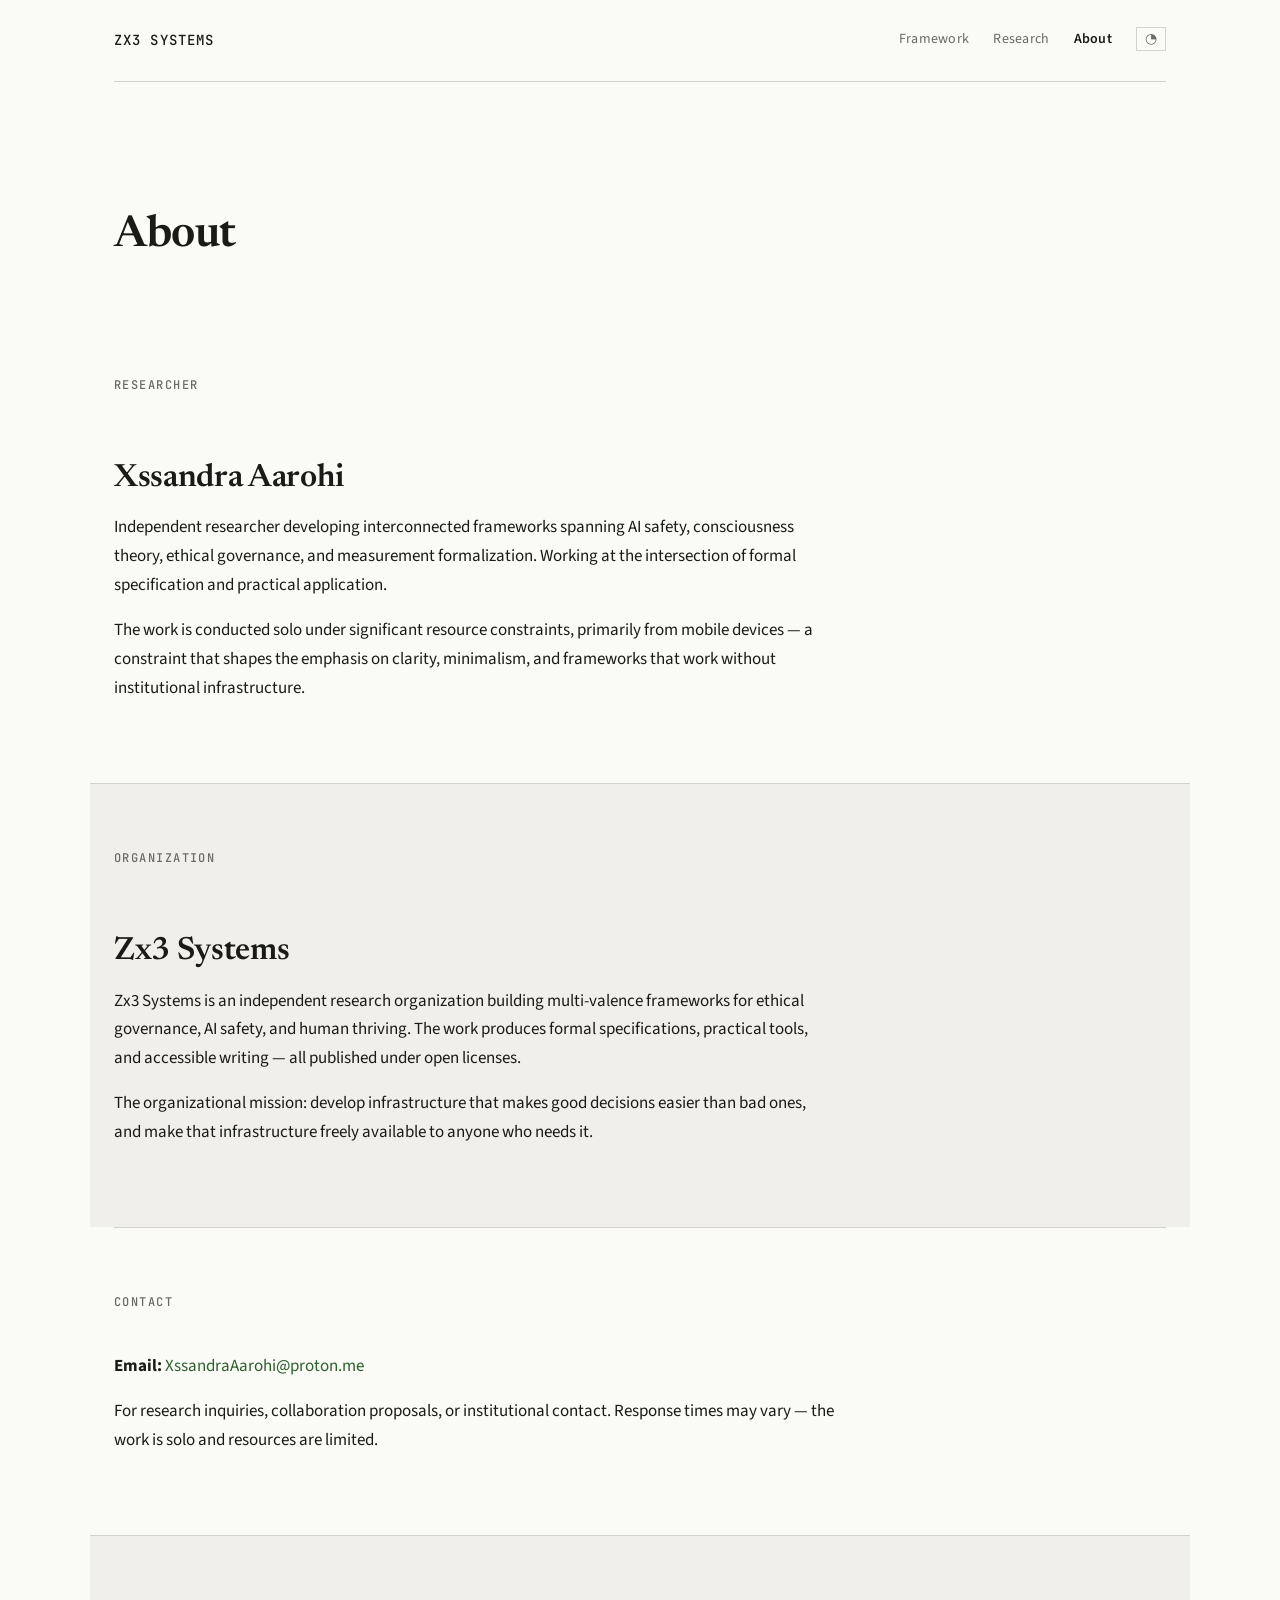
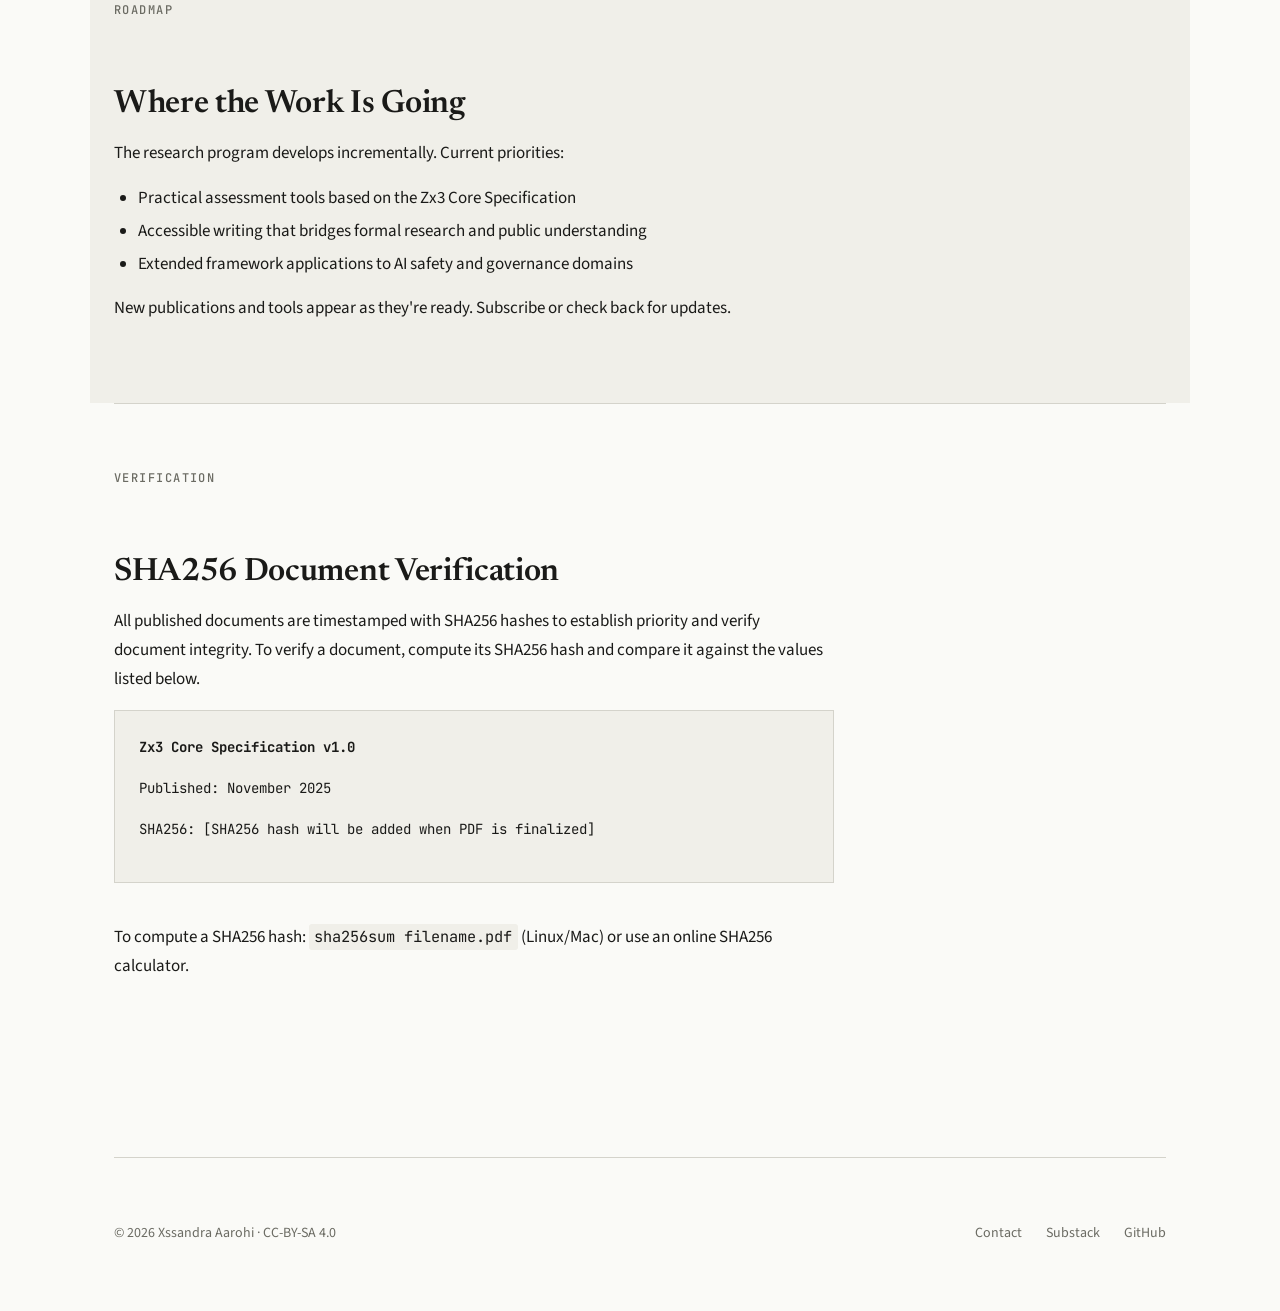
<file: about/index.html>
<!DOCTYPE html>
<html lang="en" data-theme="light">
<head>
  <meta charset="UTF-8">
  <meta name="viewport" content="width=device-width, initial-scale=1.0">
  <title>About — Zx3 Systems</title>
  <meta name="description" content="About Xssandra Aarohi and Zx3 Systems — mission, contact, and verification.">
  <link rel="canonical" href="https://zx3systems.org/about/">
  <link rel="stylesheet" href="/assets/css/main.css">
  <!-- Open Graph -->
  <meta property="og:title" content="About — Zx3 Systems">
  <meta property="og:description" content="About Xssandra Aarohi and Zx3 Systems — mission, contact, and verification.">
  <meta property="og:url" content="https://zx3systems.org/about/">
  <meta property="og:type" content="website">
  <!-- Prevent flash of wrong theme -->
  <script>
    (function() {
      var t = localStorage.getItem('theme');
      if (t) { document.documentElement.setAttribute('data-theme', t); }
      else if (window.matchMedia('(prefers-color-scheme: dark)').matches) {
        document.documentElement.setAttribute('data-theme', 'dark');
      }
    })();
  </script>
</head>
<body>
  <div class="site-wrapper">

    <!-- ===== NAV ===== -->
    <nav class="site-nav">
      <a href="/" class="site-nav__logo">Zx3 Systems</a>
      <ul class="site-nav__links">
        <li><a href="/framework/">Framework</a></li>
        <li><a href="/research/">Research</a></li>
        <!-- <li><a href="/tools/">Tools</a></li> -->
        <!-- <li><a href="/writing/">Writing</a></li> -->
        <li><a href="/about/" aria-current="page">About</a></li>
        <li><button class="theme-toggle" aria-label="Toggle dark mode">&#9684;</button></li>
      </ul>
    </nav>

    <!-- ===== PAGE CONTENT ===== -->
    <main>
      <div class="page-header">
        <h1>About</h1>
      </div>

      <!-- Researcher Bio -->
      <section class="section reveal">
        <p class="section__title">Researcher</p>
        <div class="content-prose">
          <h2>Xssandra Aarohi</h2>
          <p>
            Independent researcher developing interconnected frameworks spanning
            AI safety, consciousness theory, ethical governance, and measurement
            formalization. Working at the intersection of formal specification
            and practical application.
          </p>
          <p>
            The work is conducted solo under significant resource constraints,
            primarily from mobile devices — a constraint that shapes the emphasis
            on clarity, minimalism, and frameworks that work without institutional
            infrastructure.
          </p>
        </div>
      </section>

      <!-- Organization -->
      <section class="section section--alt reveal">
        <p class="section__title">Organization</p>
        <div class="content-prose">
          <h2>Zx3 Systems</h2>
          <p>
            Zx3 Systems is an independent research organization building
            multi-valence frameworks for ethical governance, AI safety,
            and human thriving. The work produces formal specifications,
            practical tools, and accessible writing — all published under
            open licenses.
          </p>
          <p>
            The organizational mission: develop infrastructure that makes
            good decisions easier than bad ones, and make that infrastructure
            freely available to anyone who needs it.
          </p>
        </div>
      </section>

      <!-- Contact -->
      <section class="section reveal">
        <p class="section__title">Contact</p>
        <div class="content-prose">
          <p>
            <strong>Email:</strong>
            <a href="mailto:XssandraAarohi@proton.me">XssandraAarohi@proton.me</a>
          </p>
          <p>
            For research inquiries, collaboration proposals, or institutional
            contact. Response times may vary — the work is solo and resources
            are limited.
          </p>
        </div>
      </section>

      <!-- Roadmap -->
      <section class="section section--alt reveal">
        <p class="section__title">Roadmap</p>
        <div class="content-prose">
          <h2>Where the Work Is Going</h2>
          <p>
            The research program develops incrementally. Current priorities:
          </p>
          <ul>
            <li>Practical assessment tools based on the Zx3 Core Specification</li>
            <li>Accessible writing that bridges formal research and public understanding</li>
            <li>Extended framework applications to AI safety and governance domains</li>
          </ul>
          <p>
            New publications and tools appear as they're ready. Subscribe or
            check back for updates.
          </p>
        </div>
      </section>

      <!-- SHA256 Verification -->
      <section class="section reveal">
        <p class="section__title">Verification</p>
        <div class="content-prose">
          <h2>SHA256 Document Verification</h2>
          <p>
            All published documents are timestamped with SHA256 hashes to
            establish priority and verify document integrity. To verify a
            document, compute its SHA256 hash and compare it against the
            values listed below.
          </p>
          <div class="sha256-block">
            <p><strong>Zx3 Core Specification v1.0</strong></p>
            <p>Published: November 2025</p>
            <p>SHA256: [SHA256 hash will be added when PDF is finalized]</p>
          </div>
          <p class="mt-xl">
            To compute a SHA256 hash: <code>sha256sum filename.pdf</code> (Linux/Mac)
            or use an online SHA256 calculator.
          </p>
        </div>
      </section>
    </main>

    <!-- ===== FOOTER ===== -->
    <footer class="site-footer">
      <div>&copy; 2026 Xssandra Aarohi &middot; CC-BY-SA 4.0</div>
      <div class="site-footer__links">
        <a href="mailto:XssandraAarohi@proton.me">Contact</a>
        <a href="#">Substack</a>
        <a href="#">GitHub</a>
      </div>
    </footer>

  </div>
  <script src="/assets/js/main.js"></script>
</body>
</html>
</file>
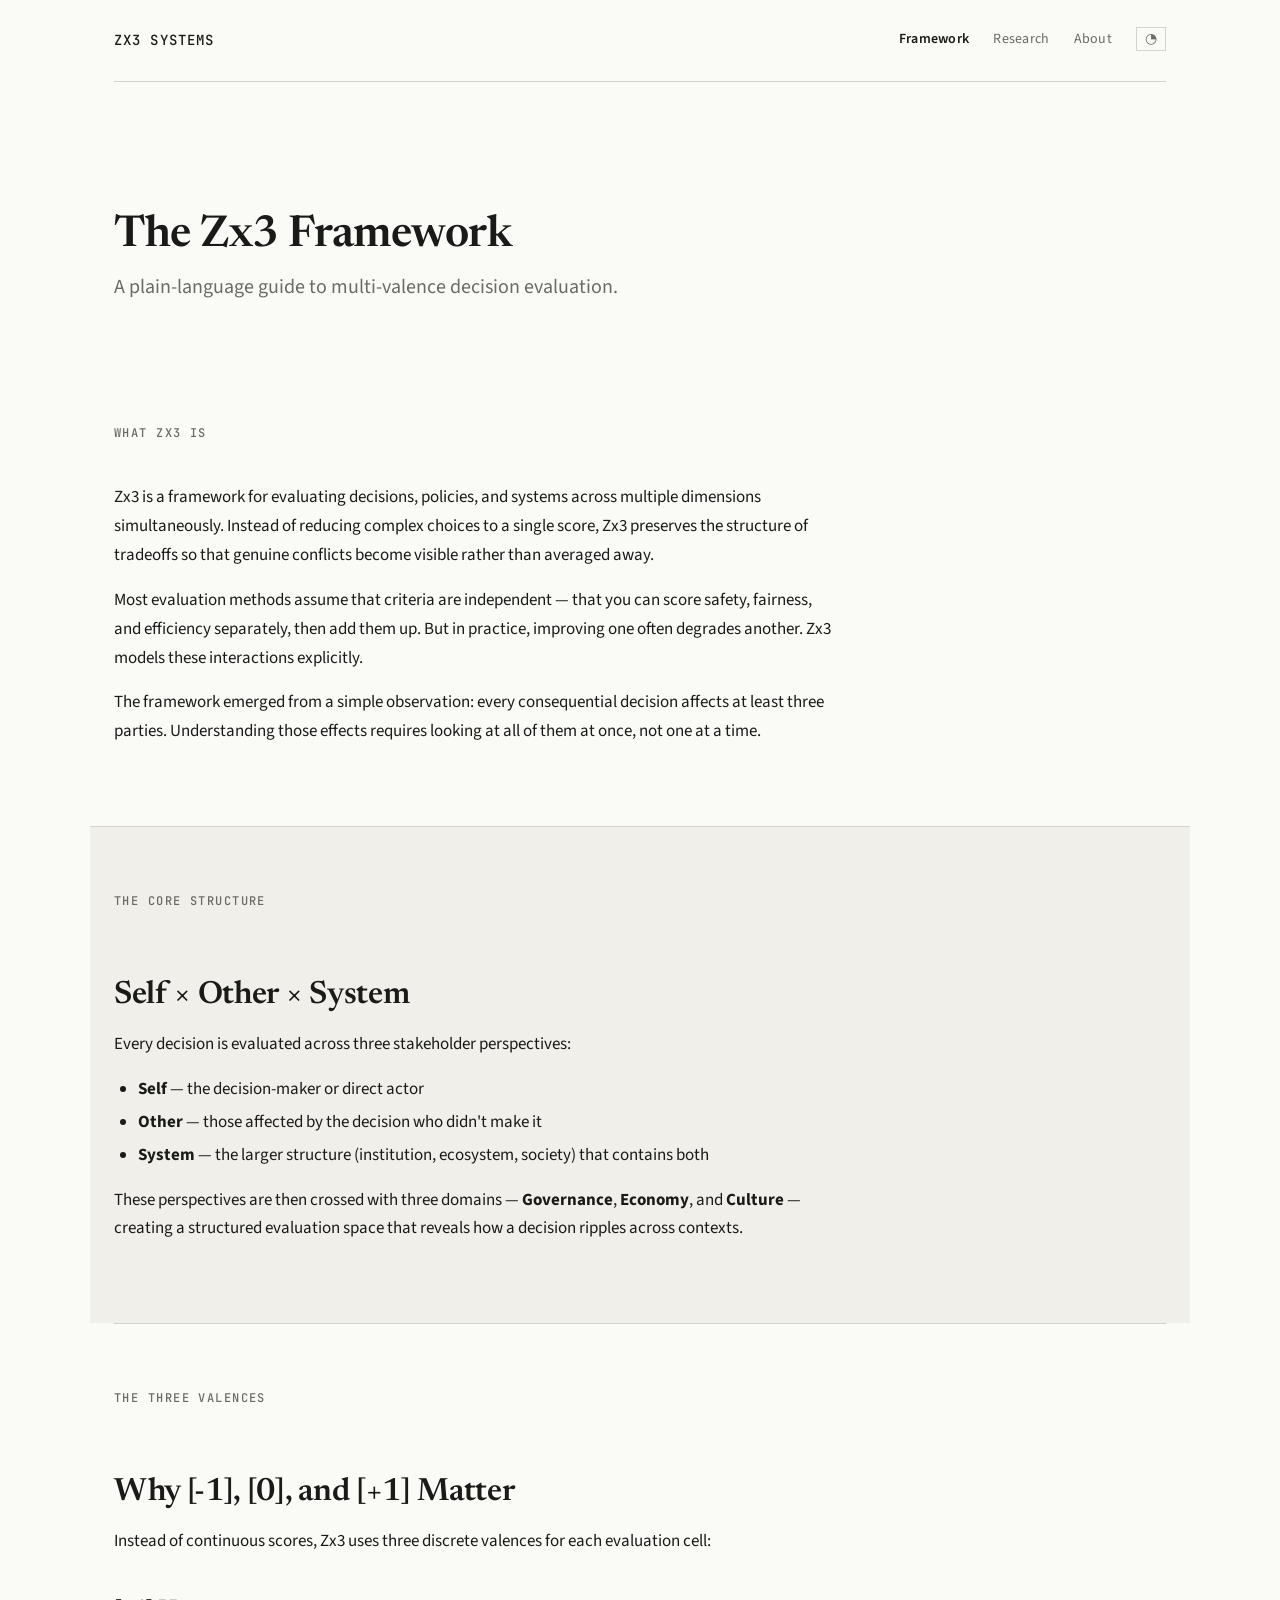
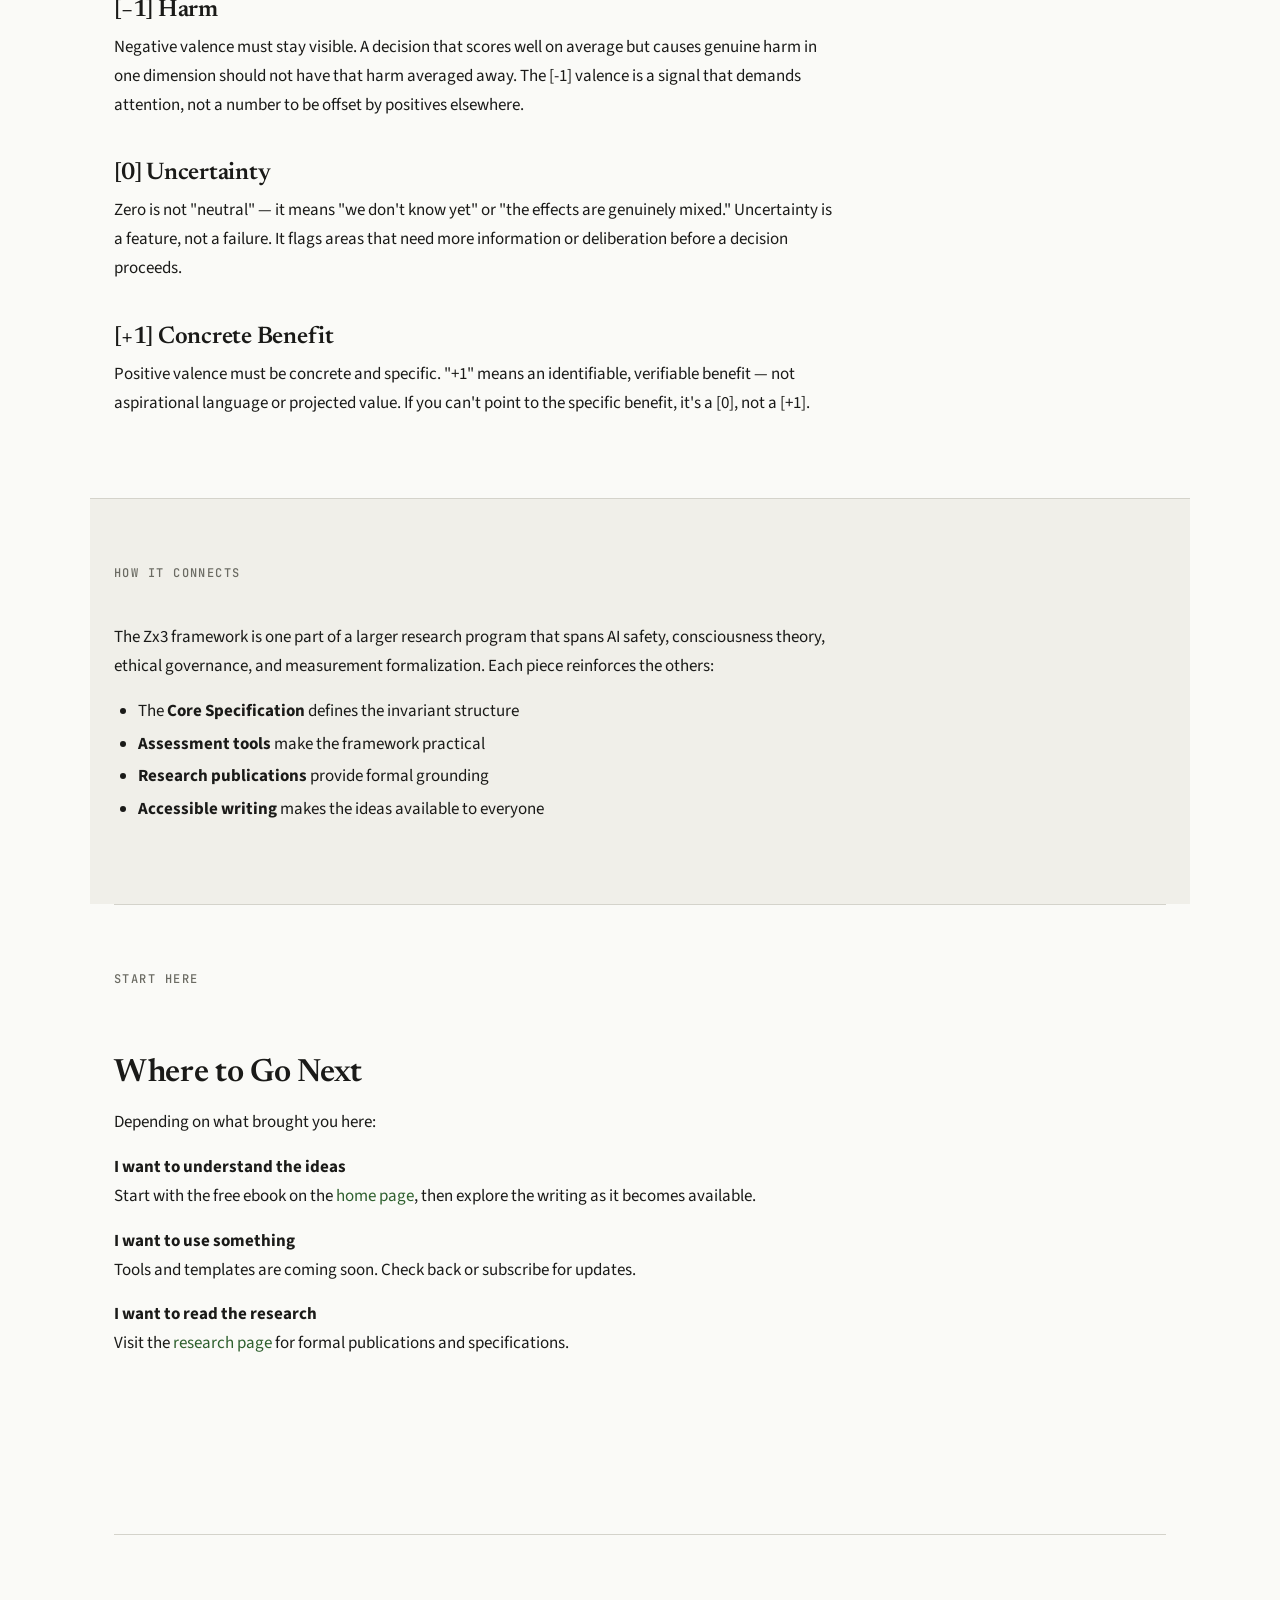
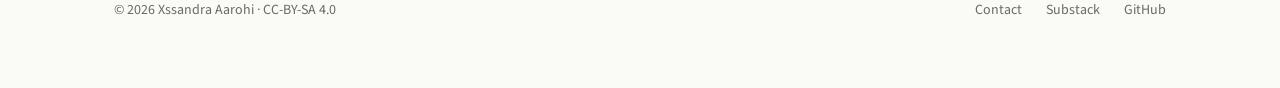
<file: framework/index.html>
<!DOCTYPE html>
<html lang="en" data-theme="light">
<head>
  <meta charset="UTF-8">
  <meta name="viewport" content="width=device-width, initial-scale=1.0">
  <title>Framework — Zx3 Systems</title>
  <meta name="description" content="Plain-language explanation of the Zx3 multi-valence framework for ethical governance and decision evaluation.">
  <link rel="canonical" href="https://zx3systems.org/framework/">
  <link rel="stylesheet" href="/assets/css/main.css">
  <!-- Open Graph -->
  <meta property="og:title" content="Framework — Zx3 Systems">
  <meta property="og:description" content="Plain-language explanation of the Zx3 multi-valence framework for ethical governance and decision evaluation.">
  <meta property="og:url" content="https://zx3systems.org/framework/">
  <meta property="og:type" content="website">
  <!-- Prevent flash of wrong theme -->
  <script>
    (function() {
      var t = localStorage.getItem('theme');
      if (t) { document.documentElement.setAttribute('data-theme', t); }
      else if (window.matchMedia('(prefers-color-scheme: dark)').matches) {
        document.documentElement.setAttribute('data-theme', 'dark');
      }
    })();
  </script>
</head>
<body>
  <div class="site-wrapper">

    <!-- ===== NAV ===== -->
    <nav class="site-nav">
      <a href="/" class="site-nav__logo">Zx3 Systems</a>
      <ul class="site-nav__links">
        <li><a href="/framework/" aria-current="page">Framework</a></li>
        <li><a href="/research/">Research</a></li>
        <!-- <li><a href="/tools/">Tools</a></li> -->
        <!-- <li><a href="/writing/">Writing</a></li> -->
        <li><a href="/about/">About</a></li>
        <li><button class="theme-toggle" aria-label="Toggle dark mode">&#9684;</button></li>
      </ul>
    </nav>

    <!-- ===== PAGE CONTENT ===== -->
    <main>
      <div class="page-header">
        <h1>The Zx3 Framework</h1>
        <p class="page-header__description">
          A plain-language guide to multi-valence decision evaluation.
        </p>
      </div>

      <!-- What Zx3 Is -->
      <section class="section reveal">
        <p class="section__title">What Zx3 Is</p>
        <div class="content-prose">
          <p>
            Zx3 is a framework for evaluating decisions, policies, and systems across
            multiple dimensions simultaneously. Instead of reducing complex choices to
            a single score, Zx3 preserves the structure of tradeoffs so that genuine
            conflicts become visible rather than averaged away.
          </p>
          <p>
            Most evaluation methods assume that criteria are independent — that you can
            score safety, fairness, and efficiency separately, then add them up. But in
            practice, improving one often degrades another. Zx3 models these interactions
            explicitly.
          </p>
          <p>
            The framework emerged from a simple observation: every consequential decision
            affects at least three parties. Understanding those effects requires looking at
            all of them at once, not one at a time.
          </p>
        </div>
      </section>

      <!-- Core Structure -->
      <section class="section section--alt reveal">
        <p class="section__title">The Core Structure</p>
        <div class="content-prose">
          <h2>Self &times; Other &times; System</h2>
          <p>
            Every decision is evaluated across three stakeholder perspectives:
          </p>
          <ul>
            <li><strong>Self</strong> — the decision-maker or direct actor</li>
            <li><strong>Other</strong> — those affected by the decision who didn't make it</li>
            <li><strong>System</strong> — the larger structure (institution, ecosystem, society) that contains both</li>
          </ul>
          <p>
            These perspectives are then crossed with three domains —
            <strong>Governance</strong>, <strong>Economy</strong>, and
            <strong>Culture</strong> — creating a structured evaluation space
            that reveals how a decision ripples across contexts.
          </p>
        </div>
      </section>

      <!-- Valences -->
      <section class="section reveal">
        <p class="section__title">The Three Valences</p>
        <div class="content-prose">
          <h2>Why [-1], [0], and [+1] Matter</h2>
          <p>
            Instead of continuous scores, Zx3 uses three discrete valences for each
            evaluation cell:
          </p>
          <h3>[&minus;1] Harm</h3>
          <p>
            Negative valence must stay visible. A decision that scores well on average
            but causes genuine harm in one dimension should not have that harm averaged
            away. The [-1] valence is a signal that demands attention, not a number to
            be offset by positives elsewhere.
          </p>
          <h3>[0] Uncertainty</h3>
          <p>
            Zero is not "neutral" — it means "we don't know yet" or "the effects are
            genuinely mixed." Uncertainty is a feature, not a failure. It flags areas
            that need more information or deliberation before a decision proceeds.
          </p>
          <h3>[+1] Concrete Benefit</h3>
          <p>
            Positive valence must be concrete and specific. "+1" means an identifiable,
            verifiable benefit — not aspirational language or projected value. If you
            can't point to the specific benefit, it's a [0], not a [+1].
          </p>
        </div>
      </section>

      <!-- How It Connects -->
      <section class="section section--alt reveal">
        <p class="section__title">How It Connects</p>
        <div class="content-prose">
          <p>
            The Zx3 framework is one part of a larger research program that spans
            AI safety, consciousness theory, ethical governance, and measurement
            formalization. Each piece reinforces the others:
          </p>
          <ul>
            <li>The <strong>Core Specification</strong> defines the invariant structure</li>
            <li><strong>Assessment tools</strong> make the framework practical</li>
            <li><strong>Research publications</strong> provide formal grounding</li>
            <li><strong>Accessible writing</strong> makes the ideas available to everyone</li>
          </ul>
        </div>
      </section>

      <!-- Start Here -->
      <section class="section reveal">
        <p class="section__title">Start Here</p>
        <div class="content-prose">
          <h2>Where to Go Next</h2>
          <p>
            Depending on what brought you here:
          </p>
          <p>
            <strong>I want to understand the ideas</strong><br>
            Start with the free ebook on the <a href="/">home page</a>,
            then explore the writing as it becomes available.
          </p>
          <p>
            <strong>I want to use something</strong><br>
            Tools and templates are coming soon. Check back or subscribe
            for updates.
          </p>
          <p>
            <strong>I want to read the research</strong><br>
            Visit the <a href="/research/">research page</a> for formal
            publications and specifications.
          </p>
        </div>
      </section>
    </main>

    <!-- ===== FOOTER ===== -->
    <footer class="site-footer">
      <div>&copy; 2026 Xssandra Aarohi &middot; CC-BY-SA 4.0</div>
      <div class="site-footer__links">
        <a href="mailto:XssandraAarohi@proton.me">Contact</a>
        <a href="#">Substack</a>
        <a href="#">GitHub</a>
      </div>
    </footer>

  </div>
  <script src="/assets/js/main.js"></script>
</body>
</html>
</file>
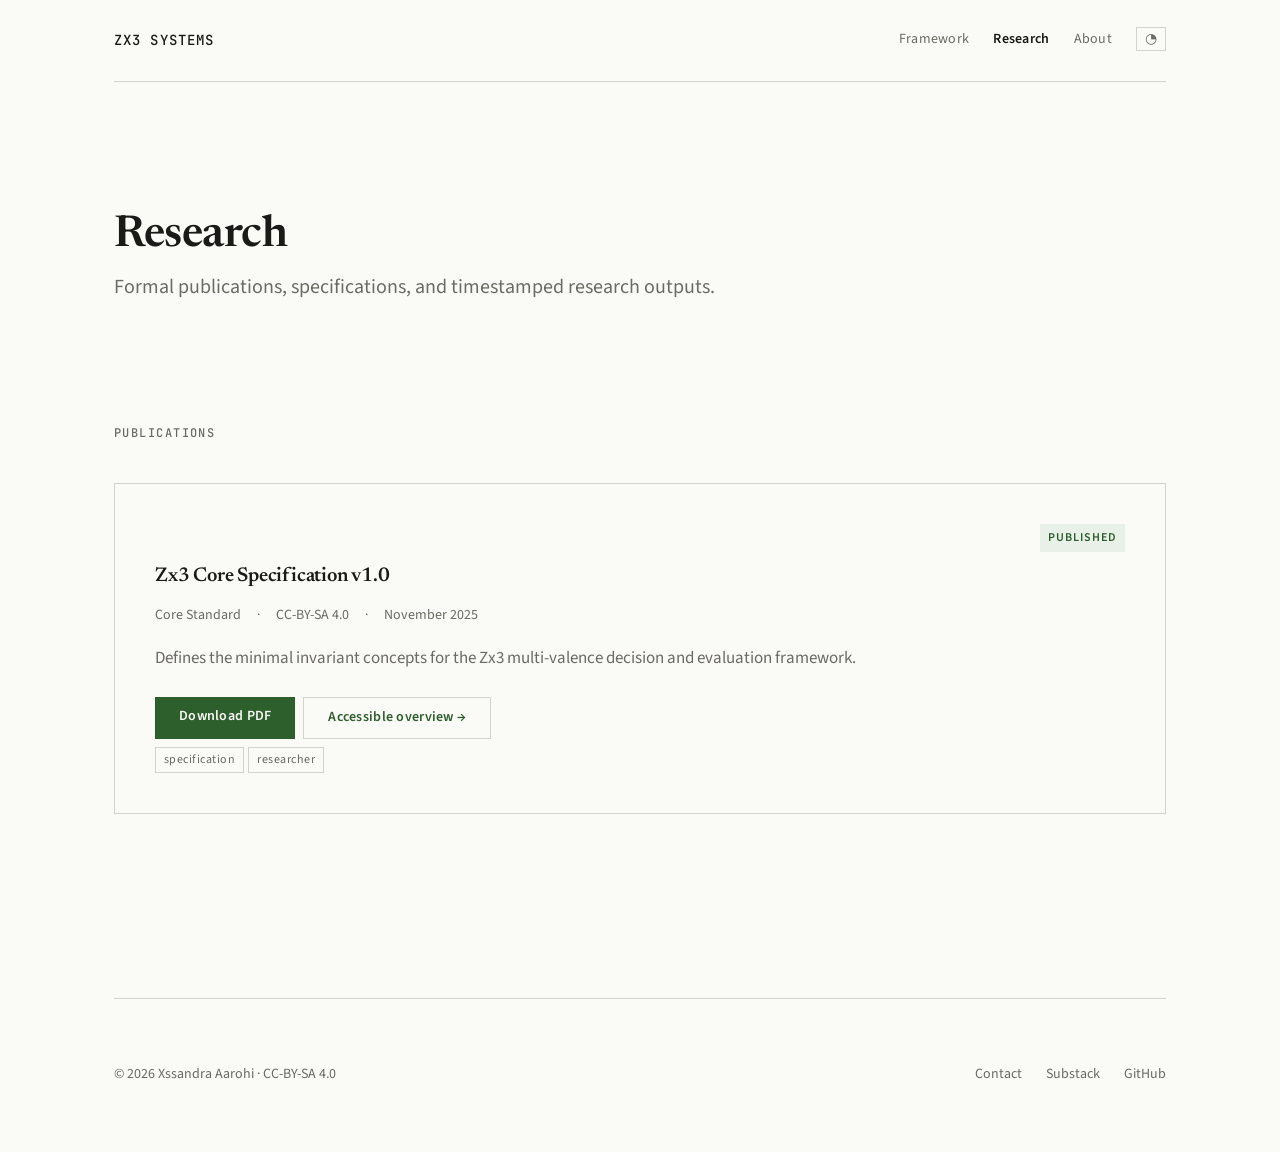
<file: research/index.html>
<!DOCTYPE html>
<html lang="en" data-theme="light">
<head>
  <meta charset="UTF-8">
  <meta name="viewport" content="width=device-width, initial-scale=1.0">
  <title>Research — Zx3 Systems</title>
  <meta name="description" content="Publications, specifications, and formal research from Zx3 Systems.">
  <link rel="canonical" href="https://zx3systems.org/research/">
  <link rel="stylesheet" href="/assets/css/main.css">
  <!-- Open Graph -->
  <meta property="og:title" content="Research — Zx3 Systems">
  <meta property="og:description" content="Publications, specifications, and formal research from Zx3 Systems.">
  <meta property="og:url" content="https://zx3systems.org/research/">
  <meta property="og:type" content="website">
  <!-- Prevent flash of wrong theme -->
  <script>
    (function() {
      var t = localStorage.getItem('theme');
      if (t) { document.documentElement.setAttribute('data-theme', t); }
      else if (window.matchMedia('(prefers-color-scheme: dark)').matches) {
        document.documentElement.setAttribute('data-theme', 'dark');
      }
    })();
  </script>
</head>
<body>
  <div class="site-wrapper">

    <!-- ===== NAV ===== -->
    <nav class="site-nav">
      <a href="/" class="site-nav__logo">Zx3 Systems</a>
      <ul class="site-nav__links">
        <li><a href="/framework/">Framework</a></li>
        <li><a href="/research/" aria-current="page">Research</a></li>
        <!-- <li><a href="/tools/">Tools</a></li> -->
        <!-- <li><a href="/writing/">Writing</a></li> -->
        <li><a href="/about/">About</a></li>
        <li><button class="theme-toggle" aria-label="Toggle dark mode">&#9684;</button></li>
      </ul>
    </nav>

    <!-- ===== PAGE CONTENT ===== -->
    <main>
      <div class="page-header">
        <h1>Research</h1>
        <p class="page-header__description">
          Formal publications, specifications, and timestamped research outputs.
        </p>
      </div>

      <section class="section">
        <p class="section__title">Publications</p>

        <article class="card reveal">
          <div class="card-header">
            <h3 class="card-title">Zx3 Core Specification v1.0</h3>
            <span class="card-status card-status--published">Published</span>
          </div>
          <div class="card-meta">
            <span>Core Standard</span>
            <span>&middot;</span>
            <span>CC-BY-SA 4.0</span>
            <span>&middot;</span>
            <time>November 2025</time>
          </div>
          <p class="card-description">
            Defines the minimal invariant concepts for the Zx3 multi-valence
            decision and evaluation framework.
          </p>
          <div class="card-actions">
            <a href="/assets/downloads/zx3-core-spec-v1.pdf" class="btn btn--primary">Download PDF</a>
            <a href="/framework/" class="btn btn--secondary">Accessible overview &rarr;</a>
          </div>
          <div class="card-tags">
            <span class="tag">specification</span>
            <span class="tag">researcher</span>
          </div>
        </article>

        <!-- Add more cards here as publications are released -->

      </section>
    </main>

    <!-- ===== FOOTER ===== -->
    <footer class="site-footer">
      <div>&copy; 2026 Xssandra Aarohi &middot; CC-BY-SA 4.0</div>
      <div class="site-footer__links">
        <a href="mailto:XssandraAarohi@proton.me">Contact</a>
        <a href="#">Substack</a>
        <a href="#">GitHub</a>
      </div>
    </footer>

  </div>
  <script src="/assets/js/main.js"></script>
</body>
</html>
</file>
<file: assets/css/main.css>
/* ============================================
   ZX3 SYSTEMS — Core Stylesheet
   ============================================ */

/* --- Fonts --- */
@import url('https://fonts.googleapis.com/css2?family=Newsreader:ital,opsz,wght@0,6..72,400;0,6..72,600;0,6..72,700;1,6..72,400&family=Source+Sans+3:wght@400;500;600&family=JetBrains+Mono:wght@400;500&display=swap');

/* --- Custom Properties --- */
:root {
  /* Colors — Light */
  --color-bg:           #FAFAF7;
  --color-bg-alt:       #F0EFE9;
  --color-text:         #1A1A18;
  --color-text-muted:   #6B6B63;
  --color-border:       #D4D3CB;
  --color-accent:       #2D5F2D;
  --color-accent-light: #E8F0E8;
  --color-accent-hover: #1E4A1E;
  --color-highlight:    #C4A35A;

  /* Typography */
  --font-display:  'Newsreader', Georgia, serif;
  --font-body:     'Source Sans 3', -apple-system, sans-serif;
  --font-mono:     'JetBrains Mono', 'Courier New', monospace;

  /* Scale */
  --text-xs:    0.75rem;
  --text-sm:    0.875rem;
  --text-base:  1.0625rem;
  --text-lg:    1.25rem;
  --text-xl:    1.5rem;
  --text-2xl:   2rem;
  --text-3xl:   2.75rem;
  --text-4xl:   3.5rem;

  /* Spacing */
  --space-xs:   0.25rem;
  --space-sm:   0.5rem;
  --space-md:   1rem;
  --space-lg:   1.5rem;
  --space-xl:   2.5rem;
  --space-2xl:  4rem;
  --space-3xl:  6rem;

  /* Layout */
  --max-width-prose:  720px;
  --max-width-wide:   900px;
  --max-width-page:   1100px;

  /* Transitions */
  --transition-fast:  0.15s ease;
  --transition-base:  0.3s ease;
  --transition-slow:  0.5s ease;
}

/* --- Dark Mode --- */
[data-theme="dark"] {
  --color-bg:           #1A1A18;
  --color-bg-alt:       #242420;
  --color-text:         #E8E8E2;
  --color-text-muted:   #9B9B90;
  --color-border:       #3A3A34;
  --color-accent:       #4A8F4A;
  --color-accent-light: #1E2E1E;
  --color-accent-hover: #6BB36B;
  --color-highlight:    #D4B36A;
}

/* --- Reset --- */
*, *::before, *::after {
  box-sizing: border-box;
  margin: 0;
  padding: 0;
}

/* --- Base --- */
html {
  font-size: 100%;
  scroll-behavior: smooth;
  -webkit-font-smoothing: antialiased;
}

body {
  font-family: var(--font-body);
  font-size: var(--text-base);
  line-height: 1.7;
  color: var(--color-text);
  background-color: var(--color-bg);
  transition: color var(--transition-base),
              background-color var(--transition-base);
}

/* --- Typography --- */
h1, h2, h3, h4 {
  font-family: var(--font-display);
  font-weight: 600;
  line-height: 1.2;
  letter-spacing: -0.01em;
}

h1 {
  font-size: var(--text-3xl);
  margin-bottom: var(--space-lg);
}

h2 {
  font-size: var(--text-2xl);
  margin-top: var(--space-2xl);
  margin-bottom: var(--space-md);
}

h3 {
  font-size: var(--text-xl);
  margin-top: var(--space-xl);
  margin-bottom: var(--space-sm);
}

p {
  margin-bottom: var(--space-md);
  max-width: var(--max-width-prose);
}

a {
  color: var(--color-accent);
  text-decoration: none;
  border-bottom: 1px solid transparent;
  transition: color var(--transition-fast),
              border-color var(--transition-fast);
}

a:hover {
  color: var(--color-accent-hover);
  border-bottom-color: var(--color-accent-hover);
}

code {
  font-family: var(--font-mono);
  font-size: 0.9em;
  background: var(--color-bg-alt);
  padding: 0.15em 0.35em;
  border-radius: 3px;
}

blockquote {
  border-left: 3px solid var(--color-accent);
  padding-left: var(--space-lg);
  margin: var(--space-xl) 0;
  color: var(--color-text-muted);
  font-family: var(--font-display);
  font-style: italic;
  font-size: var(--text-lg);
}

ul, ol {
  margin-bottom: var(--space-md);
  padding-left: var(--space-lg);
}

li {
  margin-bottom: var(--space-xs);
}

/* --- Layout --- */
.site-wrapper {
  max-width: var(--max-width-page);
  margin: 0 auto;
  padding: 0 var(--space-lg);
}

.content-prose {
  max-width: var(--max-width-prose);
}

.content-wide {
  max-width: var(--max-width-wide);
}

/* --- Navigation --- */
.site-nav {
  display: flex;
  justify-content: space-between;
  align-items: center;
  padding: var(--space-lg) 0;
  border-bottom: 1px solid var(--color-border);
  margin-bottom: var(--space-2xl);
}

.site-nav__logo {
  font-family: var(--font-mono);
  font-size: var(--text-sm);
  font-weight: 500;
  letter-spacing: 0.08em;
  text-transform: uppercase;
  color: var(--color-text);
  border-bottom: none;
}

.site-nav__logo:hover {
  color: var(--color-accent);
  border-bottom: none;
}

.site-nav__links {
  display: flex;
  gap: var(--space-lg);
  list-style: none;
  align-items: center;
  padding: 0;
  margin: 0;
}

.site-nav__links a {
  font-size: var(--text-sm);
  color: var(--color-text-muted);
  letter-spacing: 0.02em;
}

.site-nav__links a:hover {
  color: var(--color-text);
}

.site-nav__links a[aria-current="page"] {
  color: var(--color-text);
  font-weight: 600;
}

/* Mobile nav */
@media (max-width: 640px) {
  .site-nav {
    flex-direction: column;
    gap: var(--space-md);
  }
  .site-nav__links {
    gap: var(--space-md);
    flex-wrap: wrap;
    justify-content: center;
  }
}

/* --- Hero / Home --- */
.hero {
  padding: var(--space-3xl) 0;
  max-width: var(--max-width-prose);
}

.hero__title {
  font-family: var(--font-display);
  font-size: var(--text-4xl);
  font-weight: 700;
  line-height: 1.1;
  margin-bottom: var(--space-lg);
  letter-spacing: -0.02em;
}

.hero__subtitle {
  font-size: var(--text-lg);
  color: var(--color-text-muted);
  line-height: 1.6;
  max-width: 540px;
}

@media (max-width: 640px) {
  .hero__title {
    font-size: var(--text-2xl);
  }
  .hero {
    padding: var(--space-2xl) 0;
  }
}

/* --- Ebook Callout --- */
.ebook-callout {
  background: var(--color-bg-alt);
  border: 1px solid var(--color-border);
  border-left: 4px solid var(--color-accent);
  padding: var(--space-xl);
  margin: var(--space-2xl) 0;
  max-width: var(--max-width-prose);
}

.ebook-callout__title {
  font-family: var(--font-display);
  font-size: var(--text-xl);
  font-weight: 700;
  margin-bottom: var(--space-sm);
}

.ebook-callout__description {
  color: var(--color-text-muted);
  margin-bottom: var(--space-lg);
}

/* --- Buttons --- */
.btn {
  display: inline-block;
  padding: var(--space-sm) var(--space-lg);
  font-family: var(--font-body);
  font-size: var(--text-sm);
  font-weight: 600;
  letter-spacing: 0.02em;
  border: none;
  cursor: pointer;
  transition: all var(--transition-fast);
  border-bottom: none;
}

.btn:hover {
  border-bottom: none;
}

.btn--primary {
  background: var(--color-accent);
  color: var(--color-bg);
}

.btn--primary:hover {
  background: var(--color-accent-hover);
  color: var(--color-bg);
}

.btn--secondary {
  background: transparent;
  color: var(--color-accent);
  border: 1px solid var(--color-border);
}

.btn--secondary:hover {
  border-color: var(--color-accent);
  color: var(--color-accent-hover);
}

/* --- Cards --- */
.card {
  background: var(--color-bg);
  border: 1px solid var(--color-border);
  padding: var(--space-xl);
  margin-bottom: var(--space-lg);
  transition: border-color var(--transition-fast);
}

.card:hover {
  border-color: var(--color-accent);
}

.card-header {
  display: flex;
  justify-content: space-between;
  align-items: flex-start;
  gap: var(--space-md);
  margin-bottom: var(--space-sm);
}

.card-title {
  font-family: var(--font-display);
  font-size: var(--text-lg);
  font-weight: 600;
}

.card-status {
  font-size: var(--text-xs);
  font-weight: 600;
  text-transform: uppercase;
  letter-spacing: 0.08em;
  padding: var(--space-xs) var(--space-sm);
  white-space: nowrap;
}

.card-status--published {
  color: var(--color-accent);
  background: var(--color-accent-light);
}

.card-status--preprint {
  color: var(--color-highlight);
  background: var(--color-bg-alt);
}

.card-status--coming-soon {
  color: var(--color-text-muted);
  background: var(--color-bg-alt);
}

.card-meta {
  font-size: var(--text-sm);
  color: var(--color-text-muted);
  margin-bottom: var(--space-md);
  display: flex;
  gap: var(--space-md);
}

.card-description {
  color: var(--color-text-muted);
  margin-bottom: var(--space-lg);
}

.card-actions {
  display: flex;
  gap: var(--space-sm);
  flex-wrap: wrap;
  margin-bottom: var(--space-sm);
}

.card-tags {
  display: flex;
  gap: var(--space-xs);
  flex-wrap: wrap;
}

.tag {
  font-size: var(--text-xs);
  color: var(--color-text-muted);
  border: 1px solid var(--color-border);
  padding: 2px var(--space-sm);
  letter-spacing: 0.04em;
}

/* --- Sections --- */
.section {
  padding: var(--space-2xl) 0;
}

.section + .section {
  border-top: 1px solid var(--color-border);
}

.section--alt {
  background: var(--color-bg-alt);
  margin-left: calc(-1 * var(--space-lg));
  margin-right: calc(-1 * var(--space-lg));
  padding-left: var(--space-lg);
  padding-right: var(--space-lg);
}

.section__title {
  font-family: var(--font-mono);
  font-size: var(--text-xs);
  font-weight: 500;
  text-transform: uppercase;
  letter-spacing: 0.12em;
  color: var(--color-text-muted);
  margin-bottom: var(--space-xl);
}

/* --- Page Header --- */
.page-header {
  padding: var(--space-2xl) 0 var(--space-xl);
  max-width: var(--max-width-prose);
}

.page-header h1 {
  margin-bottom: var(--space-sm);
}

.page-header__description {
  font-size: var(--text-lg);
  color: var(--color-text-muted);
  line-height: 1.6;
}

/* --- Footer --- */
.site-footer {
  border-top: 1px solid var(--color-border);
  padding: var(--space-2xl) 0;
  margin-top: var(--space-3xl);
  font-size: var(--text-sm);
  color: var(--color-text-muted);
  display: flex;
  justify-content: space-between;
  flex-wrap: wrap;
  gap: var(--space-md);
}

.site-footer a {
  color: var(--color-text-muted);
}

.site-footer a:hover {
  color: var(--color-accent);
}

.site-footer__links {
  display: flex;
  gap: var(--space-lg);
}

@media (max-width: 640px) {
  .site-footer {
    flex-direction: column;
    text-align: center;
  }
  .site-footer__links {
    justify-content: center;
  }
}

/* --- Dark Mode Toggle --- */
.theme-toggle {
  background: none;
  border: 1px solid var(--color-border);
  color: var(--color-text-muted);
  cursor: pointer;
  padding: var(--space-xs) var(--space-sm);
  font-size: var(--text-sm);
  font-family: var(--font-body);
  transition: all var(--transition-fast);
  line-height: 1;
}

.theme-toggle:hover {
  border-color: var(--color-accent);
  color: var(--color-text);
}

/* --- Scroll Reveal --- */
.reveal {
  opacity: 0;
  transform: translateY(8px);
  transition: opacity var(--transition-slow),
              transform var(--transition-slow);
}

.reveal.visible {
  opacity: 1;
  transform: translateY(0);
}

/* --- SHA256 Verification --- */
.sha256-block {
  font-family: var(--font-mono);
  font-size: var(--text-sm);
  background: var(--color-bg-alt);
  border: 1px solid var(--color-border);
  padding: var(--space-lg);
  word-break: break-all;
  line-height: 1.8;
}

/* --- Utility --- */
.text-muted { color: var(--color-text-muted); }
.text-accent { color: var(--color-accent); }
.text-mono { font-family: var(--font-mono); }
.mt-xl { margin-top: var(--space-xl); }
.mb-xl { margin-bottom: var(--space-xl); }

/* --- Print --- */
@media print {
  .site-nav, .site-footer, .theme-toggle { display: none; }
  body { color: #000; background: #fff; }
  a { color: #000; border-bottom: none; }
  .card { border: 1px solid #ccc; page-break-inside: avoid; }
}
</file>
